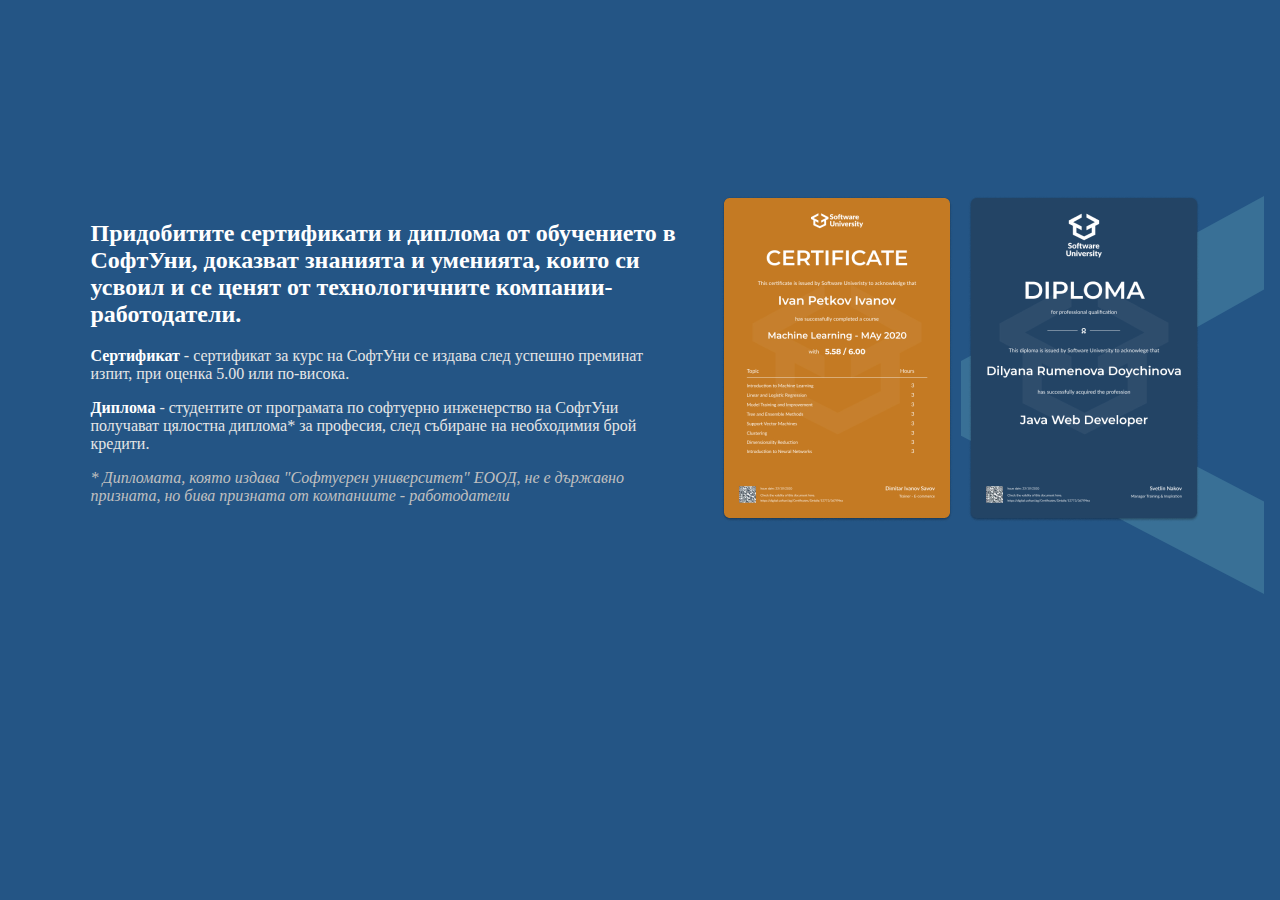
<file: Exam 1/01.Diploma and Certificates/index.html>
<!DOCTYPE html>
<html lang="en">

<head>
    <meta charset="UTF-8">
    <meta name="viewport" content="width=device-width, initial-scale=1.0">
    <link rel="stylesheet" href="style.css">
    <title>Diploma and Certificates</title>
</head>

<body>
    <main>
        <div class="left-side-div">
            <div class="h2-div">
                <h2>
                    Придобитите сертификати и диплома от обучението в СофтУни, доказват знанията и уменията, които си
                    усвоил
                    и се ценят от технологичните компании-работодатели.
                </h2>
            </div>

            <div class="first-paragraph-div">
                <p>
                    <span>Сертификат</span> - сертификат за курс на СофтУни се издава след успешно преминат изпит, при
                    оценка 5.00
                    или
                    по-висока.
                </p>
            </div>

            <div class="second-paragraph-div">
                <p>
                    <span>Диплома</span> - студентите от програмата по софтуерно инженерство на СофтУни получават
                    цялостна диплома*
                    за
                    професия, след събиране на необходимия брой кредити.
                </p>
            </div>

            <div class="third-paragraph-div">
                <p>
                    * Дипломата, която издава "Софтуерен университет" ЕООД, не е държавно призната, но бива призната от
                    компаниите - работодатели
                </p>
            </div>
        </div>

        <aside>
            <div class="certificate-img-div">
                <img src="./images/certificate.png" alt="certificate">
            </div>

            <div class="diploma-img-div">
                <img src="./images/diploma.png" alt="diploma">
            </div>

            <div class="arrow-div">
                <img src="./images/arrow.svg" alt="arrow">
            </div>
        </aside>
    </main>
</body>

</html>
</file>
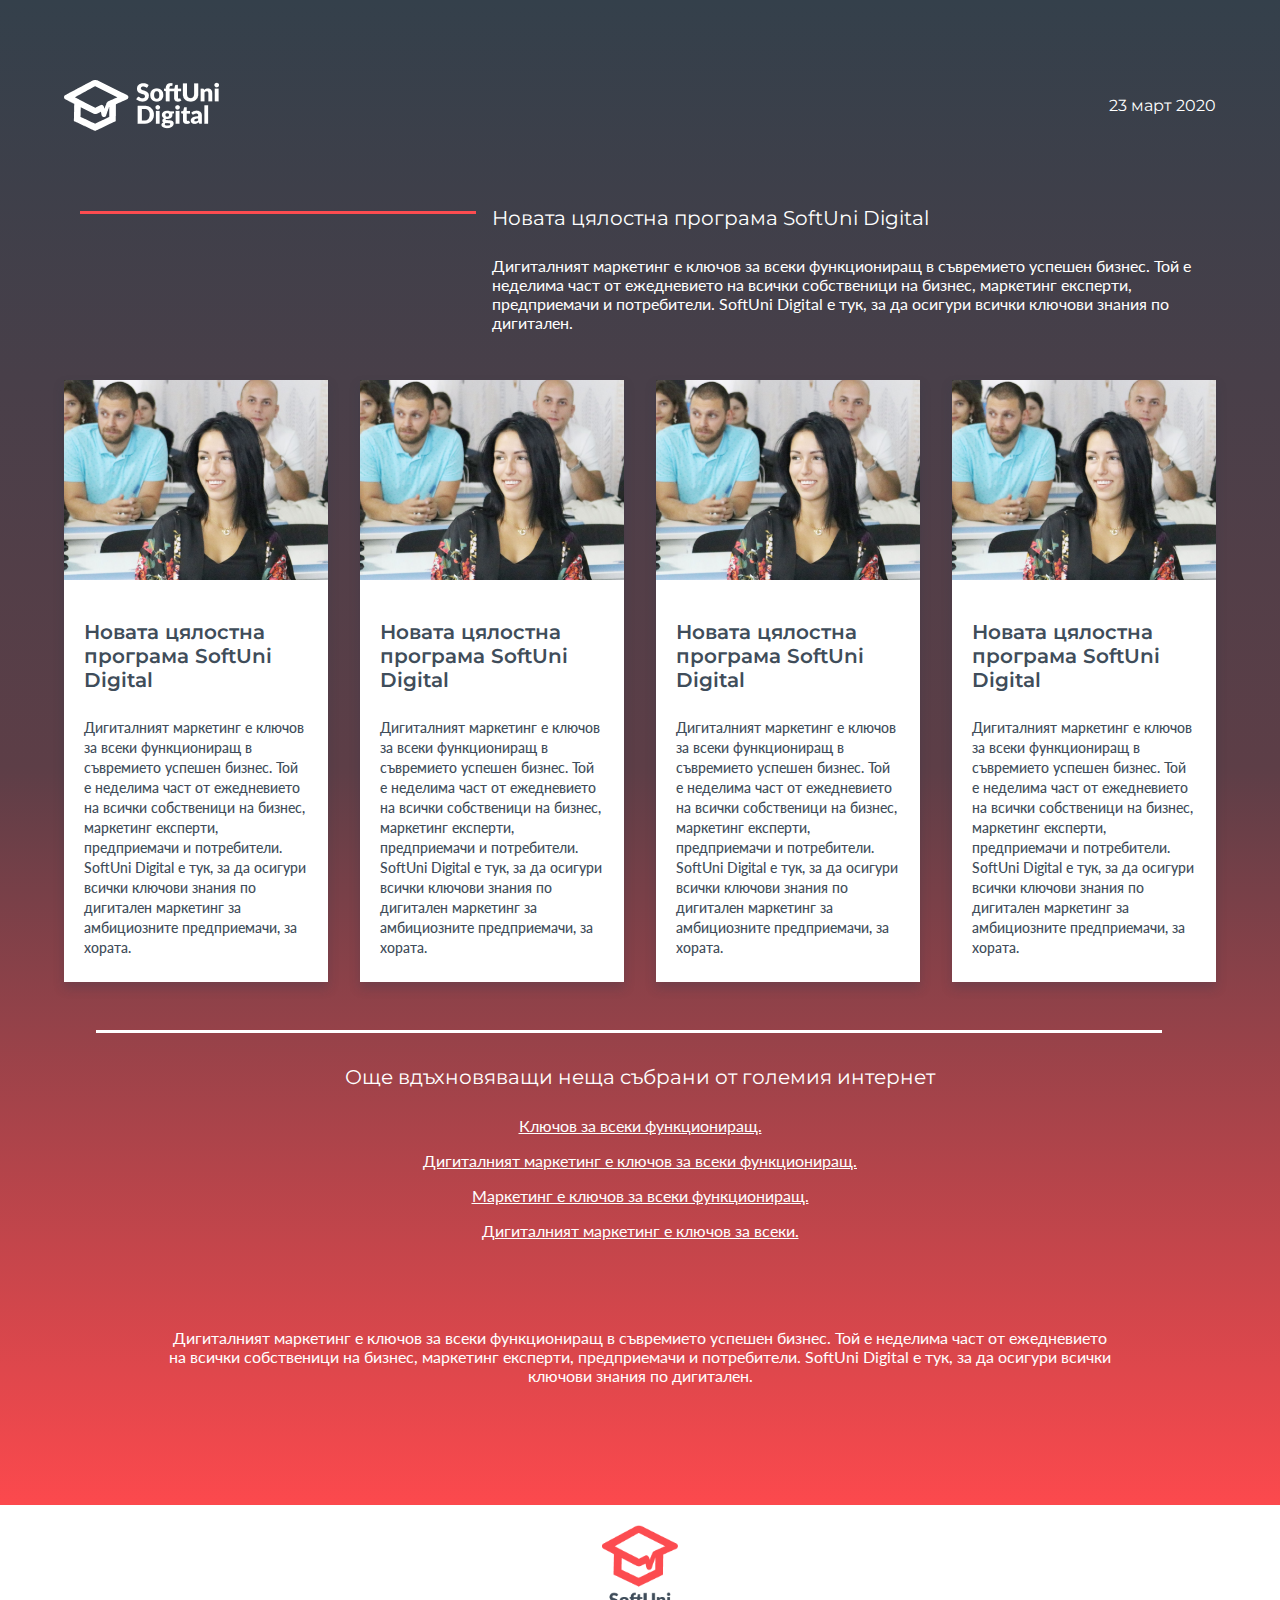
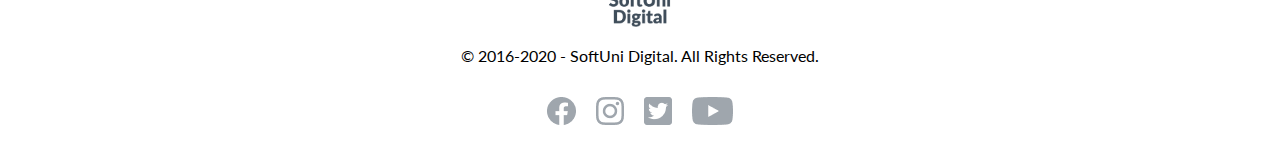
<file: Exam 1/02.Digital Newsletter/index.html>
<!DOCTYPE html>
<html lang="en">

<head>
    <meta charset="UTF-8">
    <meta name="viewport" content="width=device-width, initial-scale=1.0">
    <title>SoftUni Digital Newsletter</title>
    <link href="https://fonts.googleapis.com/css2?family=Montserrat&display=swap" rel="stylesheet">
    <link href="https://fonts.googleapis.com/css2?family=Lato&display=swap" rel="stylesheet">
    <link rel="stylesheet" href="styles.css">
    <link rel="stylesheet" href="responsive.css">
</head>

<body>
    <main>
        <header>
            <img class="logo" src="images/logo.png" alt="logo" />
            <span class="date">
                23 март 2020
            </span>
        </header>
        <section class="newsletter-intro">
            <hr>
            <article>
                <h4>
                    Новата цялостна програма SoftUni Digital
                </h4>
                <p>
                    Дигиталният маркетинг е ключов за всеки функциониращ в съвремието успешен бизнес. Той е неделима
                    част от ежедневието на всички собственици на бизнес, маркетинг експерти, предприемачи и потребители.
                    SoftUni Digital е тук, за да осигури всички ключови знания по дигитален.
                </p>
            </article>
        </section>
        <section class="newsletter-boxes">
            <article class="newsletter-box">
                <img src="images/newsletter-img-1.png" />
                <div class="newsletter-box-content">
                    <h4>
                        Новата цялостна програма SoftUni Digital
                    </h4>
                    <p> Дигиталният маркетинг е ключов за всеки функциониращ в съвремието успешен бизнес. Той е неделима
                        част от ежедневието на всички собственици на бизнес, маркетинг експерти, предприемачи и
                        потребители. SoftUni Digital е тук, за да осигури всички ключови знания по дигитален маркетинг
                        за амбициозните предприемачи, за хората.</p>
                </div>
            </article>
            <article class="newsletter-box">
                <img src="images/newsletter-img-2.png" />
                <div class="newsletter-box-content">
                    <h4>
                        Новата цялостна програма SoftUni Digital
                    </h4>
                    <p> Дигиталният маркетинг е ключов за всеки функциониращ в съвремието успешен бизнес. Той е неделима
                        част от ежедневието на всички собственици на бизнес, маркетинг експерти, предприемачи и
                        потребители. SoftUni Digital е тук, за да осигури всички ключови знания по дигитален маркетинг
                        за амбициозните предприемачи, за хората.</p>
                </div>
            </article>
            <article class="newsletter-box">
                <img src="images/newsletter-img-3.png" />
                <div class="newsletter-box-content">
                    <h4>
                        Новата цялостна програма SoftUni Digital
                    </h4>
                    <p> Дигиталният маркетинг е ключов за всеки функциониращ в съвремието успешен бизнес. Той е неделима
                        част от ежедневието на всички собственици на бизнес, маркетинг експерти, предприемачи и
                        потребители. SoftUni Digital е тук, за да осигури всички ключови знания по дигитален маркетинг
                        за амбициозните предприемачи, за хората.</p>
                </div>
            </article>
            <article class="newsletter-box">
                <img src="images/newsletter-img-4.png" />
                <div class="newsletter-box-content">
                    <h4>
                        Новата цялостна програма SoftUni Digital
                    </h4>
                    <p> Дигиталният маркетинг е ключов за всеки функциониращ в съвремието успешен бизнес. Той е неделима
                        част от ежедневието на всички собственици на бизнес, маркетинг експерти, предприемачи и
                        потребители. SoftUni Digital е тук, за да осигури всички ключови знания по дигитален маркетинг
                        за амбициозните предприемачи, за хората.</p>
                </div>
            </article>
        </section>

        <section class="newsletter-bottom">
            <hr>
            <article>
                <h4>
                    Още вдъхновяващи неща събрани от големия интернет </h4>
            </article>
        </section>
        <section class="newsletter-bottom-content">
            <div class="newsletter-bottom-content-links">
                <a href="#">Ключов за всеки функциониращ.</a>
                <a href="#">Дигиталният маркетинг е ключов за всеки функциониращ.</a>
                <a href="#">Маркетинг е ключов за всеки функциониращ.</a>
                <a href="#">Дигиталният маркетинг е ключов за всеки.</a>

            </div>
            <p>
                Дигиталният маркетинг е ключов за всеки функциониращ в съвремието успешен бизнес. Той е неделима
                част от ежедневието на всички собственици на бизнес, маркетинг експерти, предприемачи и потребители.
                SoftUni Digital е тук, за да осигури всички ключови знания по дигитален.
            </p>
        </section>
    </main>
    <footer>
        <img class="bottom-logo" src="images/bottom-logo.png">
        <p>© 2016-2020 - SoftUni Digital. All Rights Reserved.</p>
        <article class="social-icons-wrapper">
            <a href="#"><img src="./images/facebook.png" /></a>
            <a href="#"><img src="./images/instagram.png" /></a>
            <a href="#"><img src="./images/twitter.png" /></a>
            <a href="#"><img src="./images/youtube.png" /></a>
        </article>
    </footer>
</body>

</html>
</file>
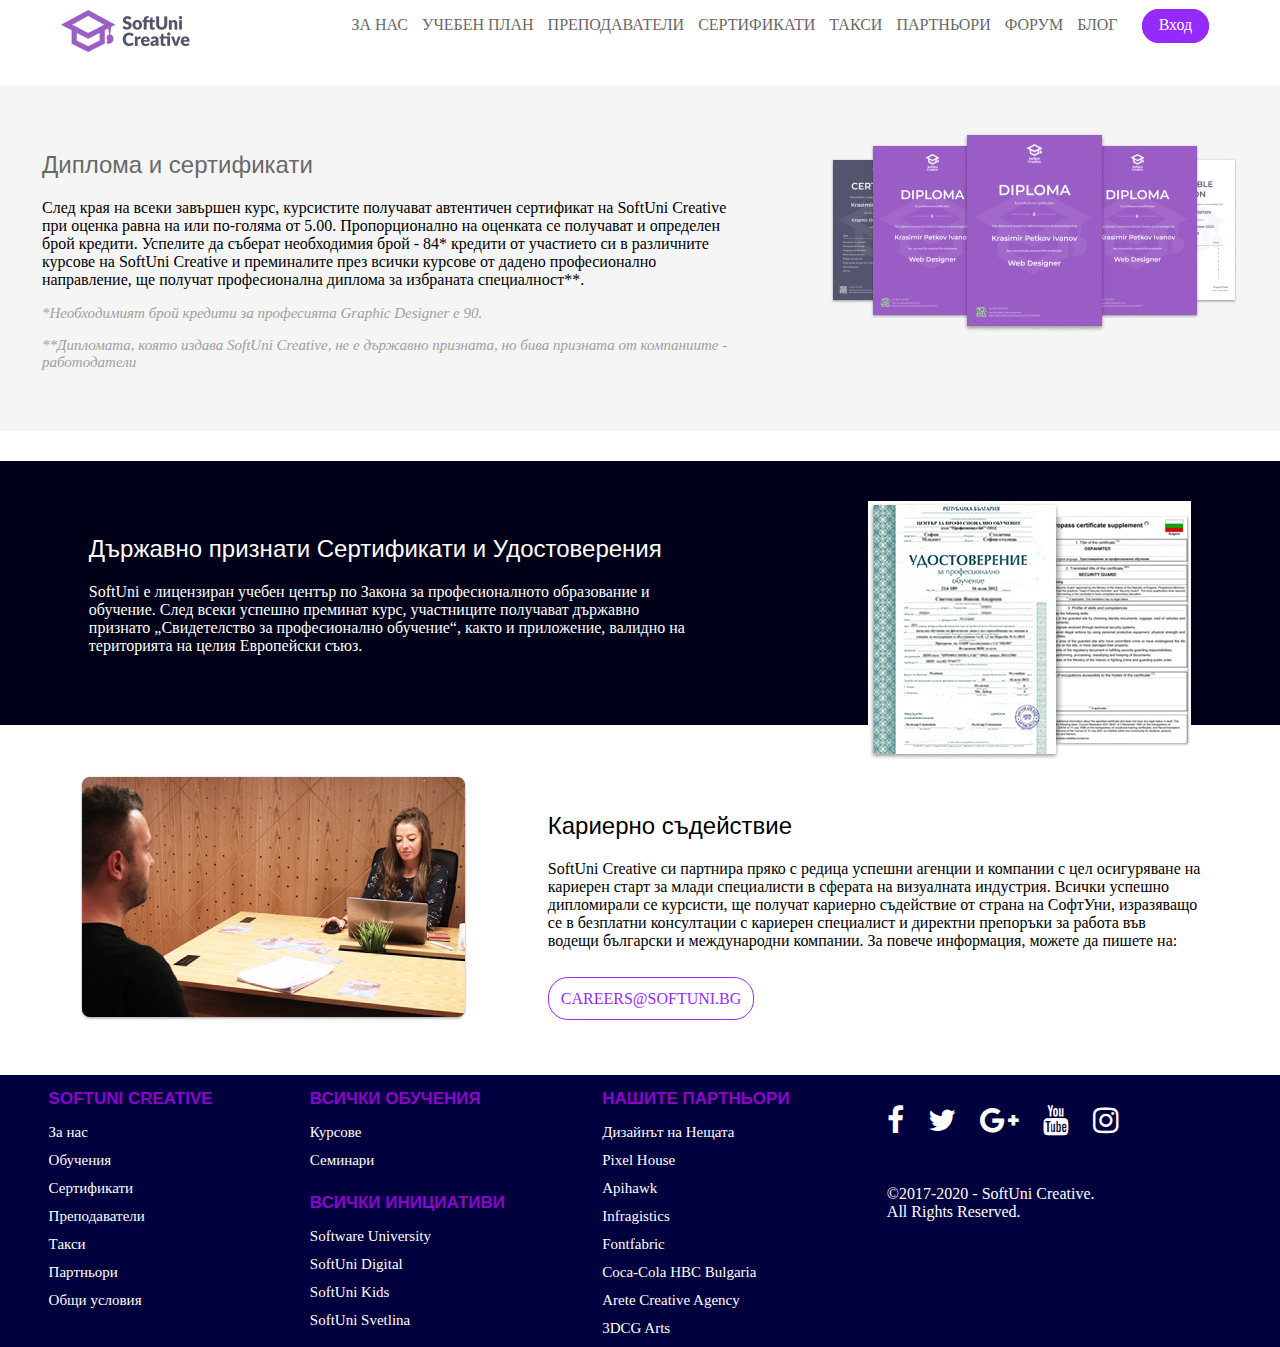
<file: Exam 1/03.Certificates Landing Page/index.html>
<!DOCTYPE html>
<html lang="en">

<head>
    <meta charset="UTF-8">
    <meta name="viewport" content="width=device-width, initial-scale=1.0">
    <link rel="stylesheet" href="https://cdnjs.cloudflare.com/ajax/libs/font-awesome/4.7.0/css/font-awesome.min.css">
    <link rel="stylesheet" href="style.css">
    <link rel="stylesheet" href="responsive.css">
    <title>Certificates Landing Page</title>
</head>

<body>
    <header>
        <div class="logo">
            <img src="./images/logo.png" alt="logo">
        </div>

        <div class="navigation">
            <nav class="navigation-top">
                <ul>
                    <li>
                        <a href="/">За нас</a>
                    </li>
                    <li>
                        <a href="/">Учебен план</a>
                    </li>
                    <li>
                        <a href="/">Преподаватели</a>
                    </li>
                    <li>
                        <a href="/">Сертификати</a>
                    </li>
                    <li>
                        <a href="/">Такси</a>
                    </li>
                    <li>
                        <a href="/">Партньори</a>
                    </li>
                    <li>
                        <a href="/">Форум</a>
                    </li>
                    <li>
                        <a href="/">Блог</a>
                    </li>
                    <li class="login-button">
                        <a href="/">Вход</a>
                    </li>
                </ul>
            </nav>
        </div>
    </header>
    <main>
        <div class="first-box">
            <div class="first-box-text">
                <h2>Диплома и сертификати</h2>
                <p>
                    След края на всеки завършен курс, курсистите получават автентичен сертификат на SoftUni Creative при
                    оценка
                    равна на или по-голяма от 5.00. Пропорционално на оценката се получават и определен брой кредити.
                    Успелите
                    да съберaт необходимия брой - 84* кредити от участието си в различните курсове на SoftUni Creative и
                    преминалите през всички курсове от дадено професионално направление, ще получат професионалнa
                    диплома за
                    избраната специалност**.
                </p>
                <p class="first-p-low-weight">*Необходимият брой кредити за професията Graphic Designer е 90.</p>
                <p class="second-p-low-weight">**Дипломата, която издава SoftUni Creative, не е държавно призната, но
                    бива призната от компаниите -
                    работодатели</p>
            </div>
            <div class="first-box-img">
                <img src="./images/diplomas.png" alt="diplomas">
            </div>
        </div>

        <div class="second-box">
            <div class="second-box-text">
                <h2>Държавно признати Сертификати и Удостоверения</h2>
                <p>
                    SoftUni е лицензиран учебен център по Закона за професионалното образование и обучение. След всеки
                    успешно преминат курс, участниците получават държавно признато „Свидетелство за професионално
                    обучение“, както и приложение, валидно на територията на целия Европейски съюз.
                </p>
            </div>
            <div class="second-box-img">
                <img src="./images/cpe.jpg" alt="cpe">
            </div>
        </div>

        <div class="third-box">
            <div class="third-box-img">
                <img src="./images/career-center.png" alt="career-center">
            </div>
            <div class="third-box-text">
                <h2>Кариерно съдействие</h2>
                <p>
                    SoftUni Creative си партнира пряко с редица успешни агенции и компании с цел осигуряване на кариерен
                    старт за млади специалисти в сферата на визуалната индустрия. Всички успешно дипломирали се
                    курсисти, ще получат кариерно съдействие от страна на СофтУни, изразяващо се в безплатни консултации
                    с кариерен специалист и директни препоръки за работа във водещи български и международни компании.
                    За повече информация, можете да пишете на:
                </p>
                <a href="/">CAREERS@SOFTUNI.BG</a>
            </div>
        </div>
    </main>
    <footer>
        <div class="first-container">
            <nav>
                <h2>SoftUni Creative</h2>
                <ul class="first-container-ul">
                    <li>
                        <a href="/">За нас</a>
                    </li>
                    <li>
                        <a href="/">Обучения</a>
                    </li>
                    <li>
                        <a href="/">Сертификати</a>
                    </li>
                    <li>
                        <a href="/">Преподаватели</a>
                    </li>
                    <li>
                        <a href="/">Такси</a>
                    </li>
                    <li>
                        <a href="/">Партньори</a>
                    </li>
                    <li>
                        <a href="/">Общи условия</a>
                    </li>
                </ul>
            </nav>
        </div>

        <div class="second-container">
            <nav>
                <h2>Всички Обучения</h2>
                <ul class="second-container-first-ul">
                    <li>
                        <a href="/">Курсове</a>
                    </li>
                    <li>
                        <a href="/">Семинари</a>
                    </li>
                </ul>
                <h2>Всички Инициативи</h2>
                <ul class="second-container-second-ul">
                    <li>
                        <a href="/">Software University</a>
                    </li>
                    <li>
                        <a href="/">SoftUni Digital</a>
                    </li>
                    <li>
                        <a href="/">SoftUni Kids</a>
                    </li>
                    <li>
                        <a href="/">SoftUni Svetlina</a>
                    </li>
                </ul>
            </nav>
        </div>

        <div class="third-container">
            <nav>
                <h2>Нашите Партньори</h2>
                <ul class="third-container-ul">
                    <li>
                        <a href="/">Дизайнът на Нещата</a>
                    </li>
                    <li>
                        <a href="/">Pixel House</a>
                    </li>
                    <li>
                        <a href="/">Apihawk</a>
                    </li>
                    <li>
                        <a href="/">Infragistics</a>
                    </li>
                    <li>
                        <a href="/">Fontfabric</a>
                    </li>
                    <li>
                        <a href="/">Coca-Cola HBC Bulgaria</a>
                    </li>
                    <li>
                        <a href="/">Arete Creative Agency</a>
                    </li>
                    <li>
                        <a href="/">3DCG Arts</a>
                    </li>
                </ul>
            </nav>
        </div>

        <div class="fourth-container">
            <div class="font-awesome-img">
                <i class="fa fa-facebook"></i>
                <i class="fa fa-twitter"></i>
                <i class="fa fa-google-plus"></i>
                <i class="fa fa-youtube"></i>
                <i class="fa fa-instagram"></i>
            </div>
            <div class="span-div">
                <span>©2017-2020 - SoftUni Creative.</span>
                <span>All Rights Reserved.</span>
            </div>
        </div>
    </footer>
</body>

</html>
</file>
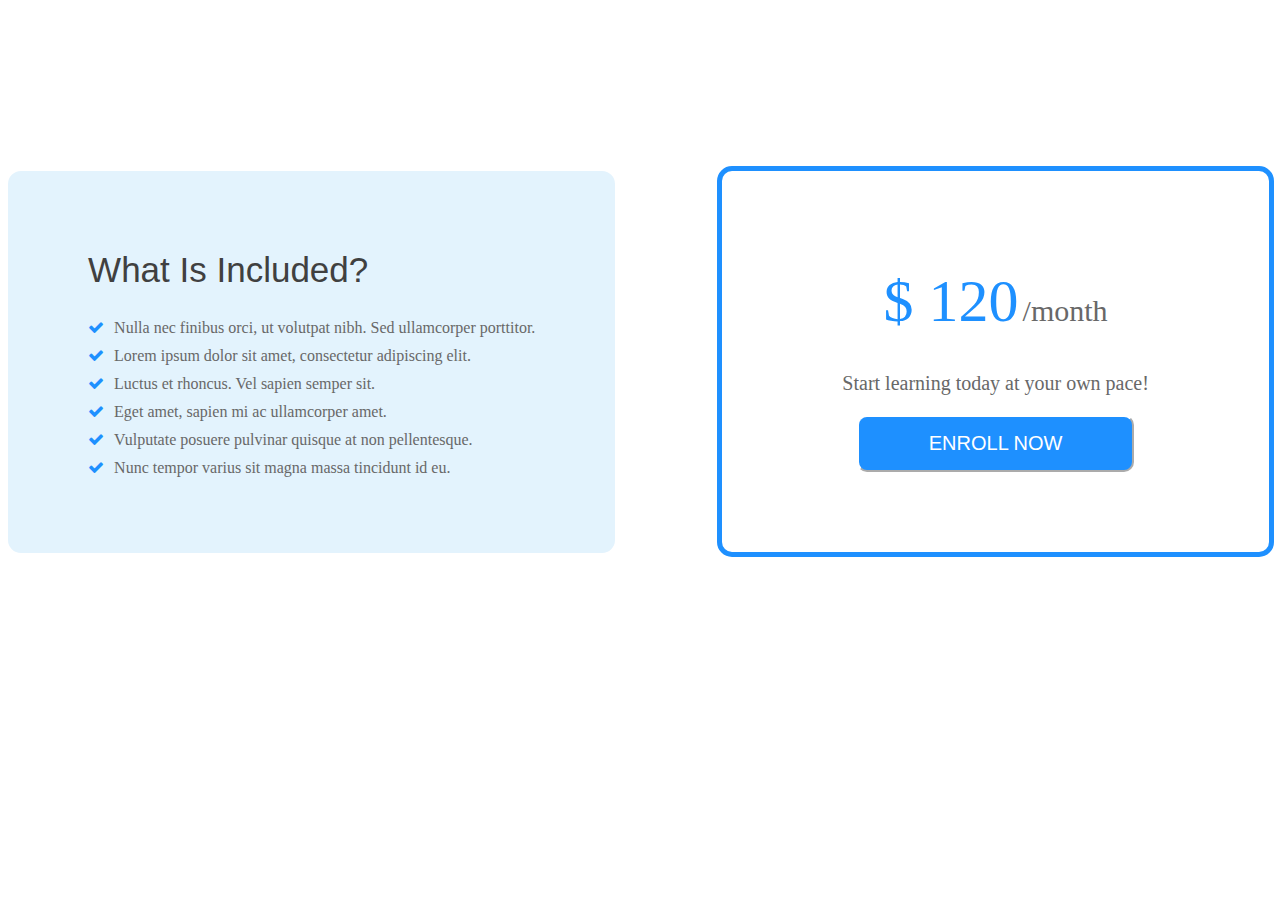
<file: Exam 2/01. Simple-Articles/index.html>
<!DOCTYPE html>
<html lang="en">

<head>
    <meta charset="UTF-8">
    <meta name="viewport" content="width=device-width, initial-scale=1.0">
    <link rel="stylesheet" href="https://cdnjs.cloudflare.com/ajax/libs/font-awesome/4.7.0/css/font-awesome.min.css">
    <link rel="stylesheet" href="style.css">
    <title>Simple Articles</title>
</head>

<body>
    <main>
        <div class="left-article">
            <h2>What Is Included?</h2>
            <nav>
                <ul>
                    <div>
                        <i class="fa fa-check"></i>
                        <li><a href="/">Nulla nec finibus orci, ut volutpat nibh. Sed ullamcorper porttitor.</a></li>
                    </div>
                    <div>
                        <i class="fa fa-check"></i>
                        <li><a href="/">Lorem ipsum dolor sit amet, consectetur adipiscing elit.</a></li>
                    </div>
                    <div>
                        <i class="fa fa-check"></i>
                        <li><a href="/">Luctus et rhoncus. Vel sapien semper sit.</a></li>
                    </div>
                    <div>
                        <i class="fa fa-check"></i>
                        <li><a href="/">Eget amet, sapien mi ac ullamcorper amet.</a></li>
                    </div>
                    <div>
                        <i class="fa fa-check"></i>
                        <li><a href="/">Vulputate posuere pulvinar quisque at non pellentesque.</a></li>
                    </div>
                    <div>
                        <i class="fa fa-check"></i>
                        <li><a href="/">Nunc tempor varius sit magna massa tincidunt id eu.</a></li>
                    </div>
                </ul>
            </nav>
        </div>
        <div class="right-article">
            <p><span class="dollars">$ 120</span> <span class="month-span">/month</span></p>
            <p class="second-paragraph">Start learning today at your own pace!</p>
            <button class="enroll-btn">ENROLL NOW</button>
        </div>
    </main>
</body>

</html>
</file>
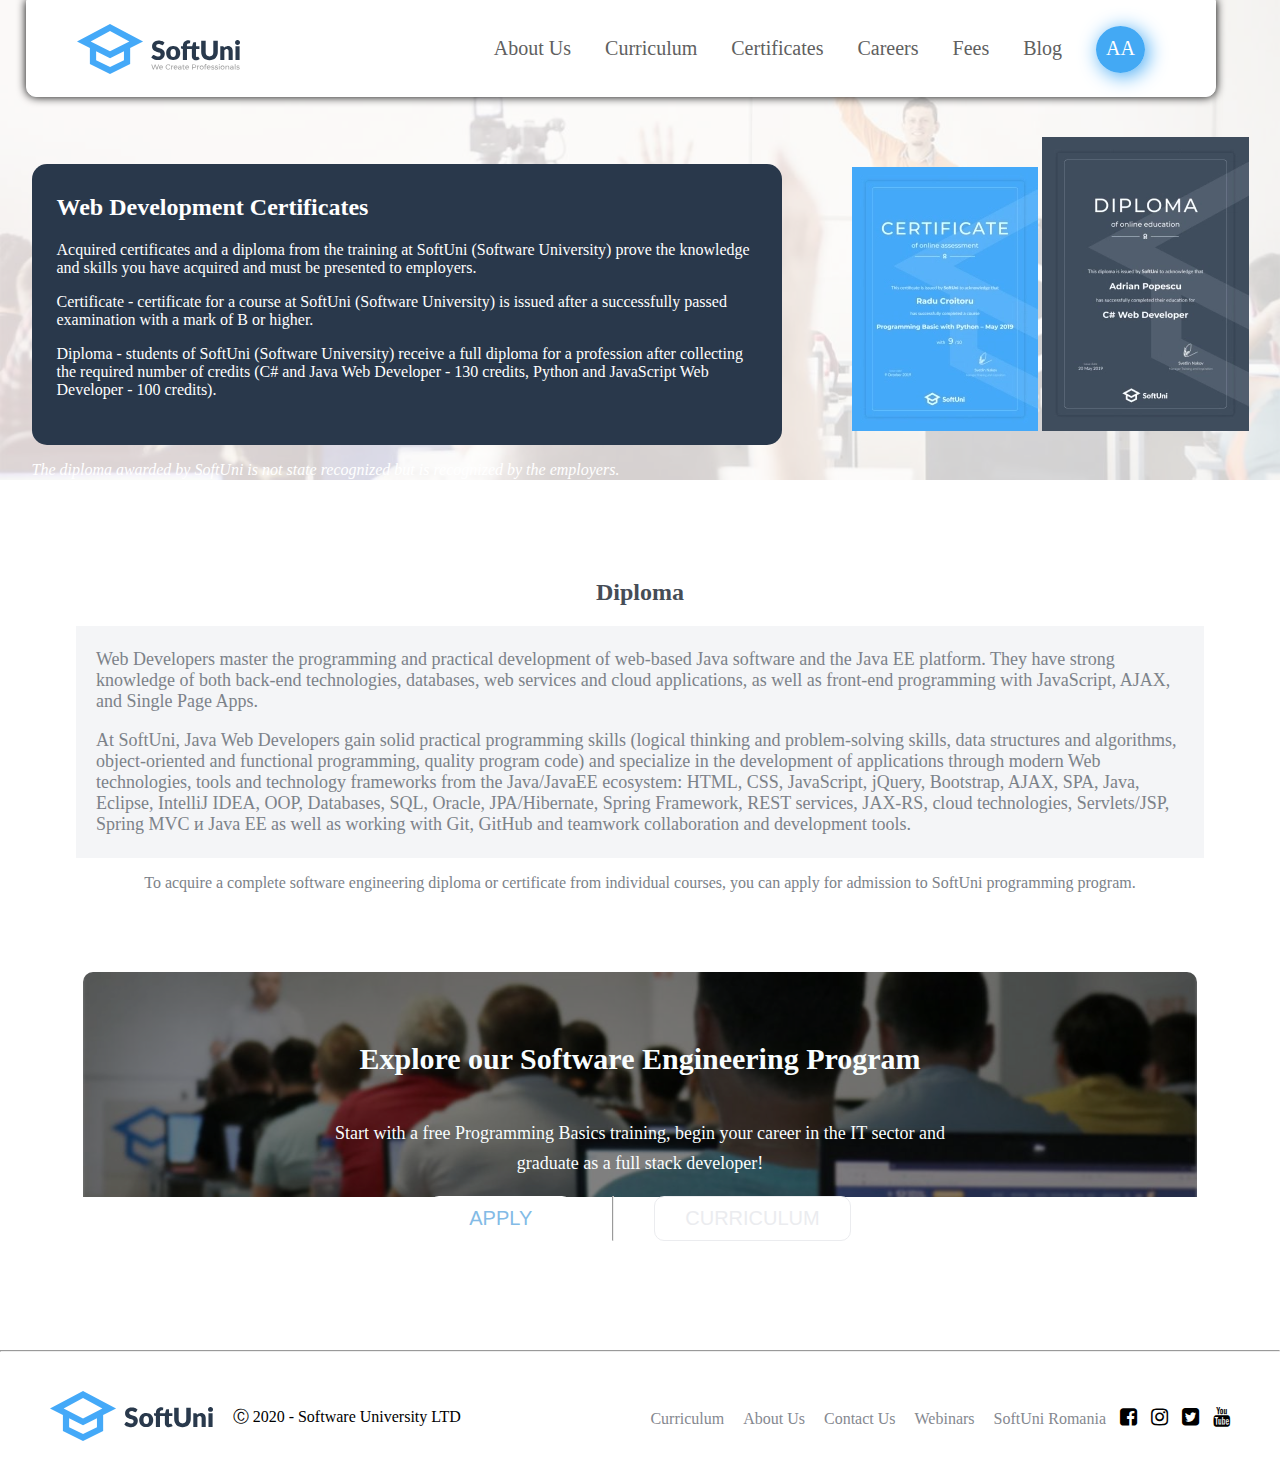
<file: Exam 2/03. Certificates-Landing-Page/index.html>
<!DOCTYPE html>
<html lang="en">

<head>
    <meta charset="UTF-8">
    <meta name="viewport" content="width=device-width, initial-scale=1.0">
    <link rel="stylesheet" href="https://cdnjs.cloudflare.com/ajax/libs/font-awesome/4.7.0/css/font-awesome.min.css">
    <link rel="stylesheet" href="style.css">
    <link rel="stylesheet" href="responsive.css">
    <title>Certificate Landing Page</title>
</head>

<body>
    <header>
        <img class="logo-header" src="./images/logo-header.svg" alt="header-img">
        <nav class="first-nav">
            <ul>
                <li><a href="/">About Us</a></li>
                <li><a href="/">Curriculum</a></li>
                <li><a href="/">Certificates</a></li>
                <li><a href="/">Careers</a></li>
                <li><a href="/">Fees</a></li>
                <li><a href="/">Blog</a></li>
                <li class="last-element"><a href="/">AA</a></li>
            </ul>
        </nav>
    </header>

    <main>
        <div class="first-div">
            <div class="certificates-text-div">
                <div class="paragraph-div">
                    <h2>Web Development Certificates</h2>
                    <p>
                        Acquired certificates and a diploma from the training at SoftUni (Software University) prove the
                        knowledge and skills you have acquired and must be presented to employers.
                    </p>
                    <p>
                        Certificate - certificate for a course at SoftUni (Software University) is issued after a
                        successfully passed examination with a mark of B or higher.
                    </p>
                    <p>
                        Diploma - students of SoftUni (Software University) receive a full diploma for a profession
                        after
                        collecting the required number of credits (C# and Java Web Developer - 130 credits, Python and
                        JavaScript Web Developer - 100 credits).
                    </p>
                </div>
                <div class="under-paragraph-div">
                    <p>
                        The diploma awarded by SoftUni is not state recognized but is recognized by the employers.
                    </p>
                </div>
            </div>

            <div class="diploma-div">
                <img src="./images/blue-certificate.jpg" alt="blue-certificate">
                <img src="./images/dark-certificate.jpg" alt="dark-certificate">
            </div>
        </div>

        <div class="second-div">
            <h2>Diploma</h2>
            <div class="two-paragraphs-div">
                <p>
                    Web Developers master the programming and practical development of web-based Java software and the
                    Java
                    EE platform. They have strong knowledge of both back-end technologies, databases, web services and
                    cloud
                    applications, as well as front-end programming with JavaScript, AJAX, and Single Page Apps.
                </p>
                <p>
                    At SoftUni, Java Web Developers gain solid practical programming skills (logical thinking and
                    problem-solving skills, data structures and algorithms, object-oriented and functional programming,
                    quality program code) and specialize in the development of applications through modern Web
                    technologies, tools and technology frameworks from the Java/JavaEE ecosystem: HTML, CSS, JavaScript,
                    jQuery, Bootstrap, AJAX, SPA, Java, Eclipse, IntelliJ IDEA, OOP, Databases, SQL, Oracle,
                    JPA/Hibernate, Spring Framework, REST services, JAX-RS, cloud technologies, Servlets/JSP, Spring MVC
                    и Java EE as well as working with Git, GitHub and teamwork collaboration and development tools.

                </p>
            </div>
            <p>
                To acquire a complete software engineering diploma or certificate from individual courses, you can apply
                for admission to SoftUni programming program.
            </p>
        </div>

        <div class="third-div">
            <h2>Explore our Software Engineering Program</h2>
            <p>Start with a free Programming Basics training, begin your career in the IT sector and graduate as a full
                stack developer!</p>
            <div class="buttons">
                <button class="apply-btn">Apply</button>
                <hr class="separate-btn-line">
                <button class="curriculum-btn">Curriculum</button>
            </div>
        </div>
    </main>
    <hr>
    <footer>
        <div class="logo-paragraph-div">
            <img class="logo" src="./images/logo.svg" alt="logo">
            <p>Ⓒ 2020 - Software University LTD</p>
        </div>

        <div>
            <nav class="second-nav">
                <ul>
                    <li><a href="/">Curriculum</a></li>
                    <li><a href="/">About Us</a></li>
                    <li><a href="/">Contact Us</a></li>
                    <li><a href="/">Webinars</a></li>
                    <li><a href="/">SoftUni Romania</a></li>
                    <i class="fa fa-facebook-square"></i>
                    <i class="fa fa-instagram"></i>
                    <i class="fa fa-twitter-square"></i>
                    <i class="fa fa-youtube" id="last-element"></i>
                </ul>
            </nav>
        </div>
    </footer>
</body>

</html>
</file>
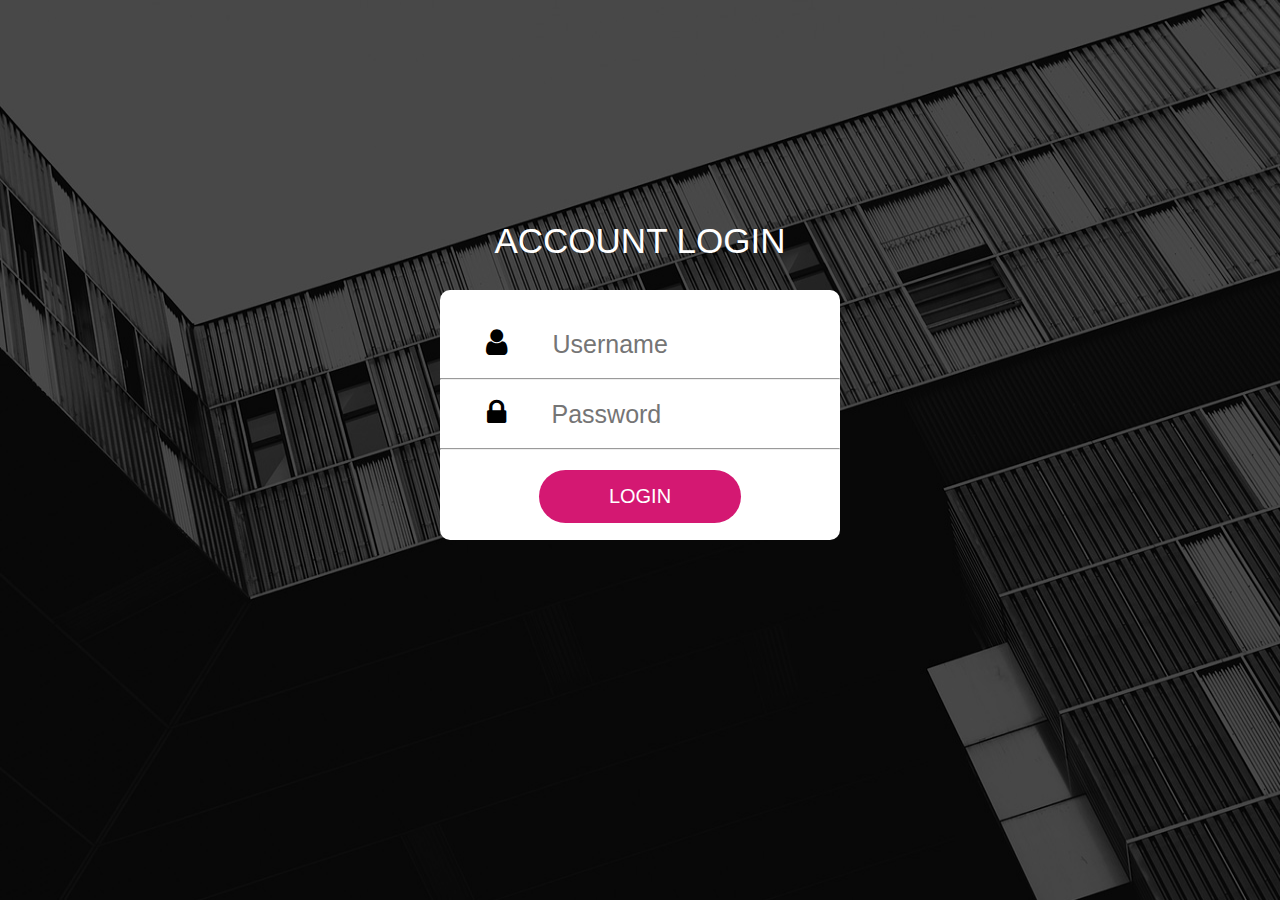
<file: Exam 3/01. Login/index.html>
<!DOCTYPE html>
<html lang="en">

<head>
    <meta charset="UTF-8">
    <meta name="viewport" content="width=device-width, initial-scale=1.0">
    <link rel="stylesheet" href="style.css">
    <link rel="stylesheet" href="https://cdnjs.cloudflare.com/ajax/libs/font-awesome/4.7.0/css/font-awesome.min.css">

    <title>Login Form</title>
</head>

<body>
    <img src="./image.jpg" alt="bg">
    <main>
        <div class="inner-div">
            <h2 class="h2-login">Account Login</h2>
            <div class="input-btn">
                <div class="login-input">
                    <div>
                        <i class="fa fa-user"></i>
                        <label for="username"></label>
                        <input type="text" placeholder="Username" name="Username" id="username">
                        <hr>
                    </div>

                    <div>
                        <i class="fa fa-lock"></i>
                        <label for="password"></label>
                        <input type="password" placeholder="Password" name="Password" id="password">
                        <hr>
                    </div>
                </div>
                <button type="submit" class="login-btn" id="login-button">Login</button>
            </div>
        </div>
    </main>
    <script src="./script.js"></script>
</body>

</html>
</file>
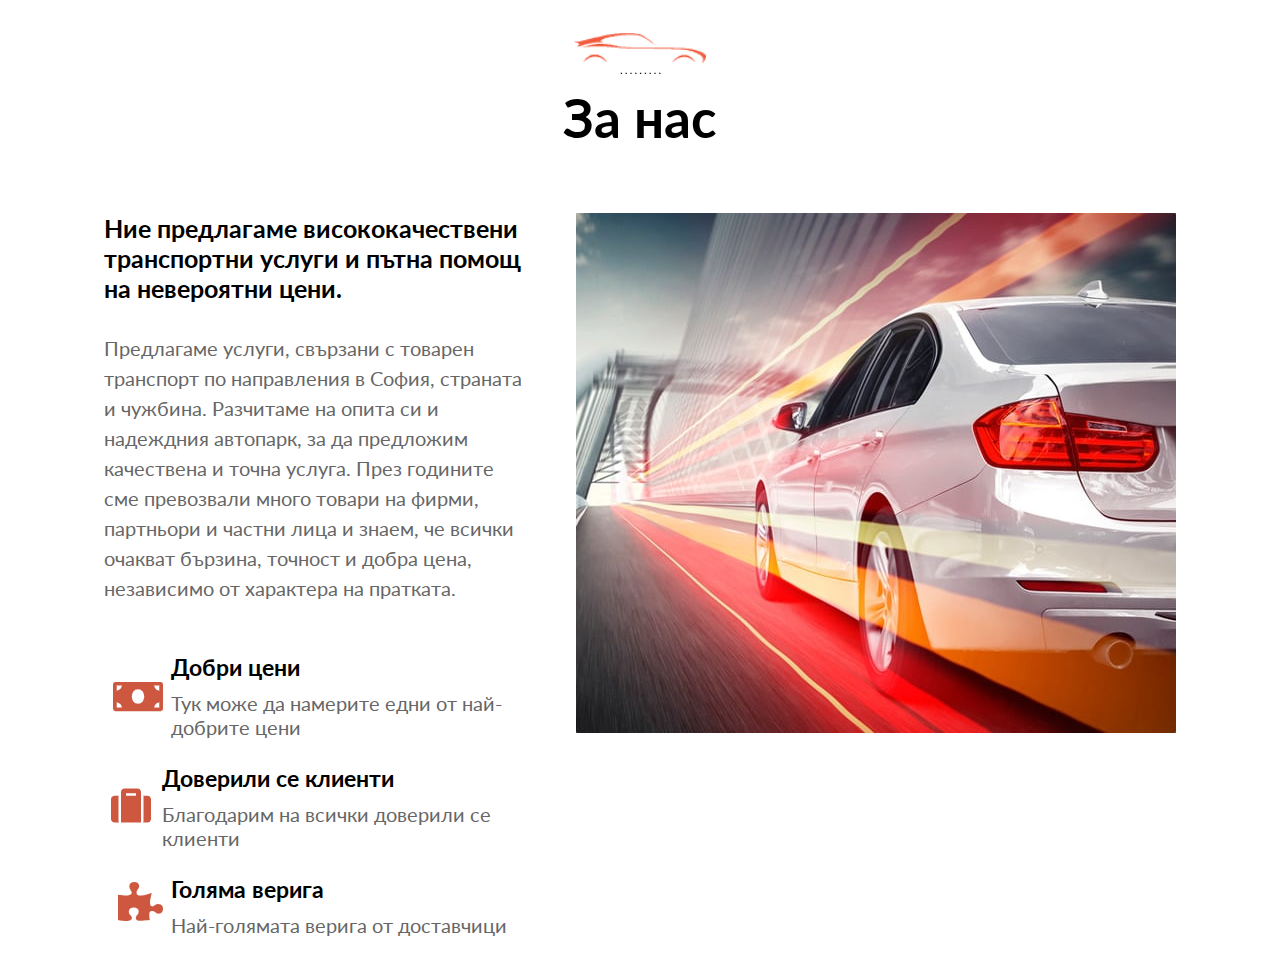
<file: Exam 3/02. Car Dealers/index.html>
<!DOCTYPE html>
<html lang="en">

<head>
    <meta charset="UTF-8">
    <meta name="viewport" content="width=device-width, initial-scale=1.0">
    <link rel="stylesheet" href="styles.css">
    <title>Car Dealers</title>
</head>

<body>
    <header>
        <img src="./images/car.png" alt="car">
        <h2>За нас</h2>
    </header>
    <main>
        <div class="left-div">
            <div>
                <h3 class="h3-paragraph">
                    Ние предлагаме висококачествени транспортни услуги и пътна помощ на невероятни цени.
                </h3>
                <p class="first-paragraph">
                    Предлагаме услуги, свързани с товарен транспорт по направления в София, страната и чужбина.
                    Разчитаме на
                    опита си и надеждния автопарк, за да предложим качествена и точна услуга. През годините сме
                    превозвали
                    много товари на фирми, партньори и частни лица и знаем, че всички очакват бързина, точност и добра
                    цена,
                    независимо от характера на пратката.
                </p>
            </div>
            <div class="prices-div">
                <div class="money-div">
                    <img src="./images/1.png" alt="money">
                    <div>
                        <h3>Добри цени</h3>
                        <p>Тук може да намерите едни от най-добрите цени</p>
                    </div>
                </div>
                <div class="clients-div">
                    <img src="./images/2.png" alt="clients">
                    <div>
                        <h3>Доверили се клиенти</h3>
                        <p>Благодарим на всички доверили се клиенти</p>
                    </div>
                </div>
                <div class="puzzle-div">
                    <img src="./images/3.png" alt="puzzle">
                    <div>
                        <h3>Голяма верига</h3>
                        <p>Най-голямата верига от доставчици</p>
                    </div>
                </div>

            </div>
        </div>
        <div class="right-div">
            <img src="./images/about-bg.jpg" alt="big-car">
        </div>
    </main>
</body>

</html>
</file>
<file: Exam 1/01.Diploma and Certificates/style.css>
html{
    background-color: #245585;
}

main{
    display: flex;
    justify-content: center;
    margin-top: 15%;
    color: white;
    align-items: center;
}

.left-side-div{
    width: 590px;
    padding: 10px;
    border: 0px solid;
    margin: 0;
}

h2{
    font-family: 'Montserrat';
}

p{
    font-family: 'Lato';
}

aside{
    display: flex;
    padding-left: 10px;
}

span{
    font-size: 16px;
    color: white;
    font-weight: 800;
}

.first-paragraph-div , .second-paragraph-div{
    color: #e6e6e6;
}

.third-paragraph-div{
    font-style: oblique;
    color: silver;
}

.certificate-img-div{
    margin-left: 20px;
    margin-right: 15px;
}

.diploma-img-div{
    z-index: 1;
}

.arrow-div{
    position: absolute;
    margin-left: 260px;
}
</file>
<file: Exam 1/02.Digital Newsletter/styles.css>
body {
  margin: 0 auto;
  font-family: "Lato", "Helvetica", sans-serif;
}

main {
  background: rgb(52, 64, 75);
  background: linear-gradient(
    180deg,
    rgba(52, 64, 75, 1) 0%,
    rgba(93, 62, 71, 1) 51%,
    rgba(252, 73, 77, 1) 100%
  );
  color: #fff;
  padding: 3em;
}

main header {
  font-family: "Montserrat", "Lato", "Helvetica", sans-serif;
  display: flex;
  justify-content: space-between;
  align-items: center;
  padding: 2em 1em;
}

.logo {
  max-width: 100%;
}

.newsletter-intro {
  display: flex;
  justify-content: space-between;
  padding: 1em;
}

.newsletter-intro hr {
  color: #fc4c50;
  background: #fc4c50;
  border: none;
  width: 100%;
  height: 3px;
  margin: 2em 1em;
}

.newsletter-intro h4 {
  font-family: "Montserrat", "Lato", "Helvetica", sans-serif;
  font-size: 20px;
  font-weight: 400;
}

.newsletter-boxes {
  display: flex;
}

.newsletter-box {
  margin: 1em;
  background: #fff;
  box-shadow: 0px 6px 10px rgba(41, 57, 75, 0.25);
  color: #000;
}

.newsletter-box p {
  font-family: "Lato", "Helvetica", sans-serif;
  font-style: normal;
  font-weight: 500;
  font-size: 14px;
  line-height: 20px;
  color: #3f4d5a;
}

.newsletter-box h4 {
  font-family: "Montserrat", "Lato", "Helvetica", sans-serif;
  font-size: 20px;
  font-weight: 600;
  color: #3f4d5a;
}

.newsletter-box img {
  width: 100%;
}

.newsletter-box-content {
  padding: 10px 20px;
}

.newsletter-bottom hr {
  color: #fff;
  background: #fff;
  border: none;
  width: 90%;
  height: 3px;
  margin: 2em 3em;
}

.newsletter-bottom h4 {
  font-family: "Montserrat", "Lato", "Helvetica", sans-serif;
  font-size: 20px;
  font-weight: 400;
  text-align: center;
}

.newsletter-bottom-content {
  width: 80%;
  margin: 0 auto;
  text-align: center;
}

.newsletter-bottom-content-links,
.newsletter-bottom-content p {
  padding-bottom: 3.5em;
}

.newsletter-bottom-content-links a {
  display: block;
  color: #fff;
  margin: 1em 0;
}

footer {
  text-align: center;
}

.bottom-logo {
  width: 6%;
  margin: 20px auto 0 auto;
}

.social-icons-wrapper {
  margin: 2em 0;
}

.social-icons-wrapper a {
  margin: 0.5em;
}
</file>
<file: Exam 1/02.Digital Newsletter/responsive.css>
@media screen and (max-width:884px){
    .newsletter-boxes{
        display: flex;
        flex-direction: column;
    }

    main header{
        padding: 0;
    }

    .newsletter-bottom{
        display: flex;
    }
}
</file>
<file: Exam 1/03.Certificates Landing Page/style.css>
html{
    font-family: 'Lato';
}

h2{
    font-family: 'Monserrat';
}

body{
    margin: 0;
    padding: 0;
}

header{
    display: flex;
    justify-content: space-around;
}

.logo{
    margin-top: 10px;
}

nav li{
    text-transform: uppercase;
    margin-right: 10px;
    display: inline;
}

.navigation-top a{
    text-decoration: none;
    color: #696969;
}

.login-button{
    margin-left: 10px;
    text-transform: none;
    padding-left: 10px;
    padding-right: 10px;
    padding-bottom: 3px;
    background-color: #9629ff;
    border-radius: 20px;
    border: 7px solid #9629ff;
}

.login-button a{
    color: white;
}

.first-box{
    background-color: whitesmoke;
    margin-top: 30px;
    margin-bottom: 30px;
    padding-top: 45px;
    padding-bottom: 45px;
    display: flex;
    justify-content: space-around;
    
}

.first-box-text{
    max-width: 55%;
}

.first-box-text h2{
    font-family: sans-serif;
    font-weight: 500;
    color: #696969;
}


.first-p-low-weight , .second-p-low-weight{
    font-style: oblique;
    color: #A0A0A0;
    font-size: 15px;
}

.second-box{
    display: flex;
    justify-content: space-around;
    color: white;
    background-color: #000018;
    align-items: center;
}

.second-box h2{
    font-family: sans-serif;
    font-weight: 500;
}

.second-box-text{
    max-width: 47%;
}

.second-box-img{
    position: relative;
    top: 40px;
}

.third-box{
    display: flex;
    justify-content: space-evenly;
    align-items: center;
    padding-top: 50px;
    padding-bottom: 50px;
}

.third-box h2{
    font-family: sans-serif;
    font-weight: 500;
}

.third-box-text{
    max-width: 51%;
}

.third-box-text a{
    color: #9629ff;
    text-decoration: none;
    border: 1px solid #9629ff;
    border-radius: 20px;
    padding: 12px;
}

.third-box-text p{
    margin-bottom: 40px;
}

footer{
    display: flex;
    justify-content: space-around;
    background-color: #00003E;
}

footer h2{
    color: #8c03cc;
    font-family: sans-serif;
    font-weight: bold;
    font-size: 17px;
    text-transform: uppercase;
}

.first-container{
    display: flex;
    justify-content: flex-start;
}

.first-container-ul{
    display: flex;
    flex-direction: column;
    margin: 0;
    padding: 0;
}

.first-container-ul li{
    padding-bottom: 10px;
}

.first-container-ul a{
    color: white;
    text-decoration: none;
    font-size: 15px;
    text-transform: none;
}

.second-container-first-ul{
    display: flex;
    flex-direction: column;
    margin: 0;
    padding: 0;
}

.second-container-second-ul{
    display: flex;
    flex-direction: column;
    margin: 0;
    padding: 0;
}

.second-container-first-ul li{
    padding-bottom: 10px;
}

.second-container-first-ul a{
    color: white;
    text-decoration: none;
    font-size: 15px;
    text-transform: none;
}

.second-container-second-ul li{
    padding-bottom: 10px;
}

.second-container-second-ul a{
    color: white;
    text-decoration: none;
    font-size: 15px;
    text-transform: none;
}

.third-container-ul{
    display: flex;
    flex-direction: column;
    margin: 0;
    padding: 0;
}

.third-container-ul li{
    padding-bottom: 10px;
}

.third-container-ul a{
    color: white;
    text-decoration: none;
    font-size: 15px;
    text-transform: none;
}

.fourth-container{
    color: white;
}

.font-awesome-img{
    margin-top: 30px;
    margin-bottom: 50px;
}

.font-awesome-img i{
    font-size: 30px;
    padding-right: 20px;
}

.span-div{
    max-width: 65%;
}
</file>
<file: Exam 1/03.Certificates Landing Page/responsive.css>
@media screen and (max-width:884px){
    main{
        
    }
}
</file>
<file: Exam 2/01. Simple-Articles/style.css>
body{
    margin: 0;
    padding: 0;
}


main{
    display: flex;
    margin-top: 13%;
    justify-content: center;
    align-items: center;
}

h2{
    font-family: Arial, Helvetica, sans-serif;
    font-size: 35px;
    font-weight: 100;
    color:#404040;
}

p, nav a{
    font-family: 'Lato';
}

.left-article{
    border: 2px solid white;
    padding: 50px 80px;
    background-color:#E3F3FD;
    border-radius: 15px;
    margin-right: 100px;
}

.right-article{
    border: 5px solid #1E90FF;
    padding: 80px 120px;
    border-radius: 15px;
    display: flex;
    flex-direction: column;
    align-items: center;
}

.dollars{
    color: #1E90FF;
    font-size: 60px;
}

.month-span{
    font-size: 30px;
    color:#686868;
}

.second-paragraph{
    font-size: 20px;
    color:#686868;
}

.enroll-btn{
    border-color: white;
    border-radius: 10px;
    color: white;
    background-color: #1E90FF;
    padding: 15px 70px;
    font-size: 20px;
}

ul{
    padding: 0;
}

nav li{
    display: block;
    margin-bottom: 10px;
}

nav a{
    text-decoration: none;
    color:#686868;
}

i{
    color:#1E90FF;
    margin-right: 10px;
}

ul div{
    display: flex;
}
</file>
<file: Exam 2/03. Certificates-Landing-Page/style.css>
html{
    font-family: 'Lato';
}

body{
    margin: 0;
    padding: 0;
}

header{
    display: flex;
    justify-content: space-between;
    align-items: center;
    width: 85%;
    margin: 0 auto;
    border: 1px solid white;
    background-color: white;
    box-shadow: 0px 0px 10px 0px;
    border-bottom-left-radius: 10px;
    border-bottom-right-radius: 10px;
    padding: 20px 50px;
    position: absolute;
    right: 5%;
}

.logo-header{
    height: 50px;
}  

.first-nav li{
    display: inline;
    margin-right: 20px;
    margin-left: 10px;
}

.first-nav a{
    text-decoration: none;
    color:#606060;
    font-size: 20px;
}

.last-element{
    background-color:#43A9F4;
    border-radius: 50%;
    padding: 15px 10px;
    box-shadow: 3px 3px 20px 0px #43A9F4;
}

.last-element a{
    color: white;
}

  
.first-div{
    display: flex;
    justify-content: center;
    align-items: center;
    position: relative;
}

.first-div::after {
    content: "";
    background: url("./images/hero-certificates.jpg");
    background-repeat: no-repeat;
    background-size: 100%;
    opacity: 0.2;
    top: 0;
    left: 0;
    bottom: 0;
    right: 0;
    position: absolute;
    z-index: -1;
  }


.diploma-div{
    margin-top: 6%;
}

.paragraph-div{
    width: 700px;
    background-color:#29384B;
    color: white;
    padding: 10px 25px 30px 25px;
    border-radius: 15px;
    margin-top: 20%;
    margin-right: 70px;
}

.under-paragraph-div{
    font-style: oblique;
    color: white;
}

.second-div{
    display: flex;
    flex-direction: column;
    align-items: center;
    color: #7C8289;
    margin-top: 5%;
}

.second-div h2{
    color: #464D56;
}

.two-paragraphs-div{
    width: 85%;
    font-size: 18px;
    background-color: #F4F5F7;
    padding: 5px 20px;
}

.third-div{
    margin-top: 5%;
    margin-bottom: 5%;
    display: flex;
    flex-direction: column;
    align-items: center;
    padding: 45px;
    width: 80%;
    margin-left: auto;
    margin-right: auto;
    position: relative;
}

.third-div::after {
    content: "";
    background-image: url("./images/sign-up-prompt-background.jpg");
    background-repeat: no-repeat;
    background-size: 100%;
    filter: brightness(0.5);
    top: 0;
    left: 0;
    bottom: 0;
    right: 0;
    position: absolute;
    z-index: -1;
    border-radius: 10px;   
  }

.third-div h2{
    color: #F8FDFE;
    font-size: 30px;
}

.third-div p{
    color: #F8FDFE;
    font-size: 18px;
    width: 60%;
    text-align: center;
    line-height: 30px;
}

.apply-btn{
    color: #83BBE6;
    padding: 10px 40px; 
    border-radius: 10px;
    font-size: 20px;
    text-transform: uppercase;
    background-color: white;
    border: none;
}

.curriculum-btn{
    color: #EBECEF;
    text-transform: uppercase;
    padding: 10px 30px;
    font-size: 20px;
    border-radius: 10px;
    border: 1px solid #EBECEF;
    background-color: transparent;
}

.buttons{
    display: flex;
}

.separate-btn-line{
    margin: 0 40px;
}

footer{
    display: flex;
    justify-content: space-between;
    align-items: center;
    margin-top: 3%;
    margin-bottom: 3%;
}

.logo{
    height: 50px;
    margin: 0 20px 0 50px;
}

.logo-paragraph-div{
    display: flex;
}

.second-nav li{
    display: inline;
    margin-left: 15px;
}

.second-nav a{
    text-decoration: none;
    color: #85888F;
}

.second-nav i{
    font-size: 20px;
    margin-left: 10px;
}

#last-element{
    margin-right: 50px;
}
</file>
<file: Exam 2/03. Certificates-Landing-Page/responsive.css>
@media only screen and (max-width: 600px) {
    header{
        display: flex;
        flex-direction: column;
    }

    .first-div{
        display: flex;
        flex-direction: column;
    }

    .paragraph-div{
        width: 70%;
        margin-top: 55%;
    }
}
</file>
<file: Exam 3/01. Login/style.css>
body{
    margin: 0;
    padding: 0;
}

img{
    width: 100%;
    height: 100%;
    position: absolute;
    z-index: -1;
    filter: brightness(0.3);
}

main{
    display: flex;
    flex-direction: column;
    align-items: center;
}

.inner-div{
    margin-top: 15%;
    text-align: center;
}

.h2-login{
    color: white;
    text-transform: uppercase;
    font-family: Arial, Helvetica, sans-serif;
    font-weight: 100;
    font-size: 35px;
}

.login-input{
    display: flex;
    flex-direction: column;
}

#username{
    border: none;
    min-height: 50px;
    font-size: 25px;
    max-width: 70%;
    margin-left: 20%;
    margin-top: 7%;
}

#password{
    border: none;
    min-height: 50px;
    font-size: 25px;
    max-width: 70%;
    margin-left: 20%;
}

.input-btn{
    border: none;
    background-color: white;
    min-height: 250px;
    min-width: 400px;
    border-radius: 10px;
}

input:focus, button{
    outline: none;
}

.login-btn{
    color: white;
    background-color: #d41872;
    padding: 15px 70px;
    border-radius: 30px;
    border: none;
    text-transform: uppercase;
    font-size: 20px;
    margin-top: 3%;
    cursor: pointer;
}

.login-btn:hover{
    background-color: #961352;
}

.login-input i{
    font-size: 30px;
    position: relative;
    left: 10%;
}
</file>
<file: Exam 3/02. Car Dealers/styles.css>
@import url('https://fonts.googleapis.com/css2?family=Lato:ital@1&display=swap');

*{
    margin: 0;
    padding: 0;
}

body{
    font-family: 'Lato', sans-serif;
}

header{
    display: flex;
    flex-direction: column;
    justify-content: center;
    align-items: center;
    margin-top: 2%;
    font-size: 35px;
}

main{
    display: flex;
    justify-content: center;
    margin-top: 5%;
}

.left-div{
    width: 33%;
    margin-right: 50px;
}

.left-div .h3-paragraph{
    font-size: 25px;
}

.left-div .first-paragraph{
    font-size: 20px;
    margin-top: 30px;
    margin-bottom: 50px;
    color: #666666;
    line-height: 30px;
}

.money-div, .clients-div, .puzzle-div{
    display: flex;
    align-items: center;
}

.money-div, .clients-div, .puzzle-div{
    font-size: 20px;
    margin-bottom: 25px;
}

.money-div p, .clients-div p, .puzzle-div p{
    margin-top: 10px;
    color: #666666;
}
</file>
